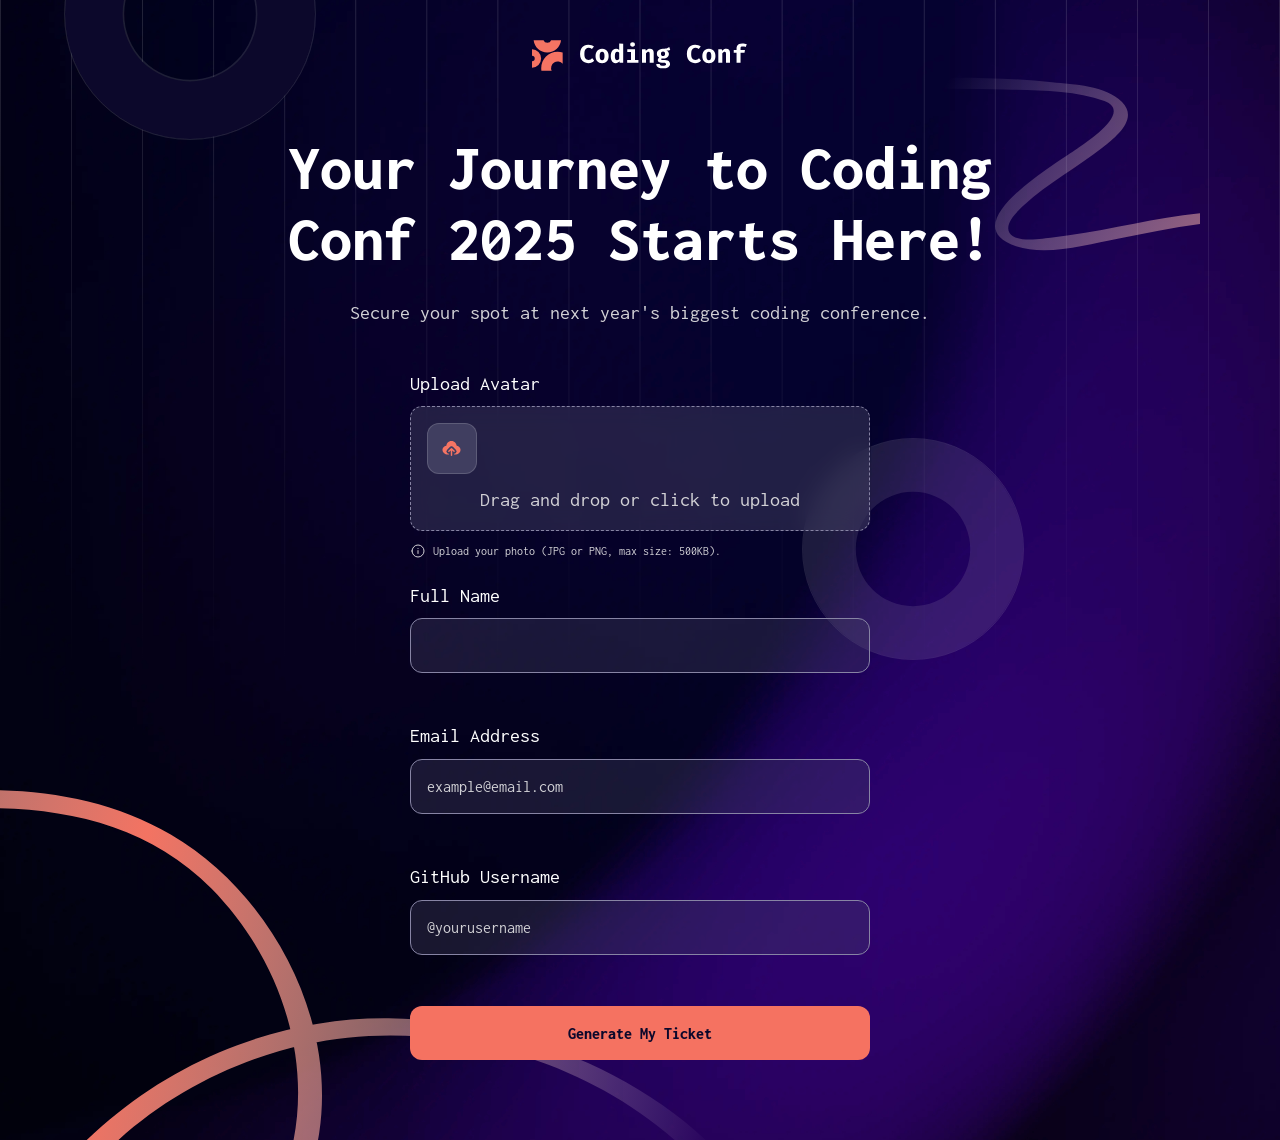
<file: index.html>
<!DOCTYPE html>
<html lang="pt-BR">
<head>
  <meta charset="UTF-8">
  <meta name="viewport" content="width=device-width, initial-scale=1.0"> <!-- vai garantir a exibição correta do site com base no dispositivo do usuário -->
  <link rel="icon" type="image/png" sizes="32x32" href="assets\images\favicon-32x32.png">
  <link rel="stylesheet" href="stylesheet.css">
  <title>Conference Ticket Generator</title>
</head>
<body>
<main class="page-shell">
  <!-- Form -->
  <img class="brand" src="assets\images\logo-full.svg" alt="Coding Conf Logo">
  <section class="intro" aria-labelledby="Coding Conf 2025"> <!-- titulo da página no navegador -->
  <div class="form-header">
    <h1 id="page-title">Your Journey to Coding Conf 2025 Starts Here!</h1>
    <p>Secure your spot at next year's biggest coding conference.</p>
  </div>
</section>

<!-- o form pede a foto -->
  <form class="ticket-form" id="ticketForm" action="./confirmation.html" method="get" novalidate>
    <div class="field">
      <label for="avatar">Upload Avatar</label>
      <label class="upload-box" id="uploadBox" for="avatar">
        <span class="avatar-preview" id="avatarPreview">
          <img src="./assets/images/icon-upload.svg" alt="" aria-hidden="true">
        </span>
        <span id="uploadText">Drag and drop or click to upload</span>
        </label>
        <input class="sr-only" type="file" id="avatar" accept="image/png, image/jpeg">
        <p class="hint" id="avatarHint">
          <img src="./assets/images/icon-info.svg" alt="" aria-hidden="true">
        Upload your photo (JPG or PNG, max size: 500KB).
      </p>
    </div>

    <!-- o form pede o nome completo -->
    <div class="field">
      <label for="full-name">Full Name</label>
      <input type="text" id="full-name" name="full-name" autocomplete="name" required>
      <p class="error" id="nameError"></p>
    </div>

    <!-- o form pede o email -->
    <div class="field">
      <label for="email">Email Address</label>
      <input type="email" id="email" name="email" placeholder="example@email.com" autocomplete="email" required>
      <p class="error" id="emailError"></p>
    </div>

    <!-- o form pede o username do github -->
    <div class="field">
      <label for="github">GitHub Username</label>
      <input type="text" id="github" name="github" placeholder="@yourusername" autocomplete="username" required>
      <p class="error" id="githubError"></p>
    </div>

    <button type="submit">Generate My Ticket</button>
  </form>

  <!-- Form ends -->

</main>
<script src="./app.js" defer></script>
</body>
</html>
</file>
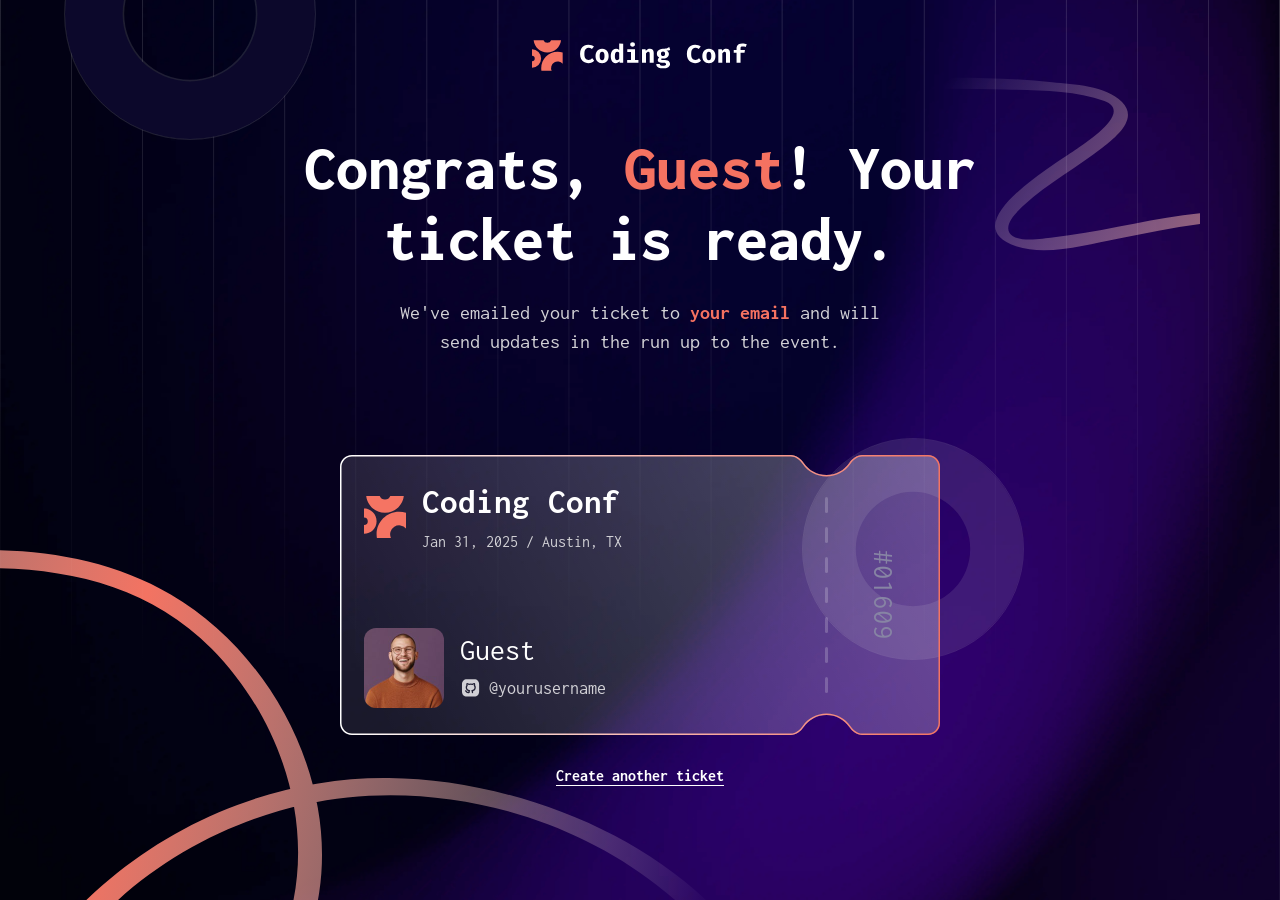
<file: confirmation.html>
<!DOCTYPE html>
<html lang="en">
<head>
  <meta charset="UTF-8">
  <meta name="viewport" content="width=device-width, initial-scale=1.0">
  <link rel="icon" type="image/png" sizes="32x32" href="./assets/images/favicon-32x32.png">
  <link rel="stylesheet" href="./stylesheet.css">
  <title>Your Coding Conf Ticket</title>
</head>
<body>
  <main class="page-shell confirmation-shell">
    <img class="brand" src="./assets/images/logo-full.svg" alt="Coding Conf">

    <section class="intro confirmation-intro" aria-labelledby="confirmation-title">
      <h1 id="confirmation-title">Congrats, <span id="guestName">Guest</span>! Your ticket is ready.</h1>
      <p>We've emailed your ticket to <strong id="guestEmail">your email</strong> and will send updates in the run up to the event.</p>
    </section>

    <section class="ticket" aria-label="Generated conference ticket">
      <div class="ticket-main">
        <div class="ticket-heading">
          <img src="./assets/images/logo-mark.svg" alt="" aria-hidden="true">
          <div>
            <h2>Coding Conf</h2>
            <p>Jan 31, 2025 / Austin, TX</p>
          </div>
        </div>

        <div class="ticket-guest">
          <img id="ticketAvatar" src="./assets/images/image-avatar.jpg" alt="">
          <div>
            <p id="ticketName">Guest</p>
            <span>
              <img src="./assets/images/icon-github.svg" alt="" aria-hidden="true">
              <span id="ticketGithub">@yourusername</span>
            </span>
          </div>
        </div>
      </div>
      <p class="ticket-number">#01609</p>
    </section>

    <a class="back-link" href="./index.html">Create another ticket</a>
  </main>

  <script src="./confirmation.js"></script>
</body>
</html>
</file>
<file: stylesheet.css>
/*espaço pra importação da fonte e peso geral*/
@font-face {
  font-family: "Inconsolata";
  src: url("./assets/fonts/Inconsolata-VariableFont_wdth,wght.ttf") format("truetype");
  font-weight: 400 800;
}

/* essa é uma versão mais limpa e organizada da paleta de cores.
    HSL é de Hue, Saturation, Lightness */

:root {
  --neutral-0: hsl(0, 0%, 100%);
  --neutral-300: hsl(252, 6%, 83%);
  --neutral-500: hsl(245, 15%, 58%);
  --neutral-700: hsl(245, 19%, 35%);
  --neutral-900: hsl(248, 70%, 10%);
  --orange-500: hsl(7, 88%, 67%);
  --orange-700: hsl(7, 71%, 60%);
}
* {
  box-sizing: border-box;
}

/* ==========================================================================
   ESTILOS GERAIS DO CORPO (BODY)
   ========================================================================== */
body {
  min-height: 100vh;
  margin: 0;
  color: var(--neutral-0);
  font-family: "Inconsolata", monospace;
  background:
    url("./assets/images/pattern-lines.svg") center top / 100% auto no-repeat,
    url("./assets/images/pattern-squiggly-line-top.svg") right 5rem top 4.5rem / min(30vw, 450px) auto no-repeat,
    url("./assets/images/pattern-squiggly-line-bottom-desktop.svg") left bottom / min(58vw, 825px) auto no-repeat,
    url("./assets/images/background-desktop.png") center / cover no-repeat;
}


/* circulos decorativos de fundo */
body::before,
body::after {
  position: fixed;
  z-index: -1;
  width: 250px;
  height: 250px;
  content: "";
  border: 1px solid hsla(252, 6%, 83%, 0.14);
  border-radius: 50%;
}

body::before {
  top: -7rem;
  left: 4rem;
  box-shadow: inset 0 0 0 3.6rem var(--neutral-900), inset 0 0 0 3.7rem hsla(252, 6%, 83%, 0.14);
}

body::after {
  right: 16rem;
  bottom: 15rem;
  width: 220px;
  height: 220px;
  box-shadow: inset 0 0 0 3.2rem transparent, inset 0 0 0 3.3rem hsla(252, 6%, 83%, 0.12);
}

button,
input {
  font: inherit;
}

.page-shell {
  width: min(100% - 2rem, 48rem);
  min-height: 100vh;
  margin: 0 auto;
  padding: 2.5rem 0 5rem;
  text-align: center;
}

.brand {
  width: 13.5rem;
  margin-bottom: 3.7rem;
}

.intro h1 {
  max-width: 55rem;
  margin: 0 auto;
  font-size: clamp(2.6rem, 5vw, 4rem);
  line-height: 1.1;
  font-weight: 800;
}

.intro p {
  margin: 1.5rem 0 2.8rem;
  color: var(--neutral-300);
  font-size: 1.25rem;
  line-height: 1.45;
}

.ticket-form {
  width: min(100%, 28.8rem);
  margin: 0 auto;
  text-align: left;
}

.field {
  margin-bottom: 1.45rem;
}

.field label {
  display: block;
  margin-bottom: 0.65rem;
  font-size: 1.25rem;
  line-height: 1.2;
}

.upload-box {
  display: grid;
  min-height: 7.8rem;
  place-items: center;
  padding: 1rem;
  color: var(--neutral-300);
  text-align: center;
  cursor: pointer;
  background-color: hsla(245, 19%, 35%, 0.42);
  border: 1px dashed var(--neutral-500);
  border-radius: 0.75rem;
  backdrop-filter: blur(12px);
}

.upload-box:hover,
.upload-box:focus-within,
.upload-box.is-dragging {
  background-color: hsla(245, 19%, 35%, 0.62);
}

.avatar-preview {
  display: grid;
  width: 3.15rem;
  height: 3.15rem;
  margin-bottom: 0.9rem;
  place-items: center;
  overflow: hidden;
  background-color: hsla(245, 19%, 35%, 0.78);
  border: 1px solid hsla(252, 6%, 83%, 0.2);
  border-radius: 0.75rem;
}

.avatar-preview img {
  width: 1.45rem;
  height: 1.45rem;
  object-fit: cover;
}

.avatar-preview.has-image img {
  width: 100%;
  height: 100%;
}

.hint,
.error {
  display: flex;
  min-height: 1.2rem;
  align-items: center;
  gap: 0.45rem;
  margin: 0.55rem 0 0;
  color: var(--neutral-300);
  font-size: 0.78rem;
}

.error {
  color: var(--orange-500);
}

input[type="text"],
input[type="email"] {
  width: 100%;
  height: 3.45rem;
  padding: 0 1rem;
  color: var(--neutral-0);
  background-color: hsla(245, 19%, 35%, 0.32);
  border: 1px solid var(--neutral-500);
  border-radius: 0.75rem;
  outline: none;
}

input::placeholder {
  color: var(--neutral-300);
}

input[type="text"]:hover,
input[type="email"]:hover {
  background-color: hsla(245, 19%, 35%, 0.52);
}

input[type="text"]:focus,
input[type="email"]:focus,
.upload-box:focus-within {
  outline: 2px solid var(--neutral-300);
  outline-offset: 3px;
}

.field.has-error input,
.field.has-error .upload-box {
  border-color: var(--orange-500);
}

button {
  width: 100%;
  min-height: 3.4rem;
  color: var(--neutral-900);
  font-weight: 800;
  cursor: pointer;
  background-color: var(--orange-500);
  border: 0;
  border-radius: 0.75rem;
}

button:hover,
button:focus-visible {
  background-color: var(--orange-700);
}

.confirmation-shell {
  width: min(100% - 2rem, 49rem);
}

.confirmation-intro h1 {
  max-width: 48rem;
}

.confirmation-intro h1 span,
.confirmation-intro strong {
  color: var(--orange-500);
}

.confirmation-intro p {
  width: min(100%, 33rem);
  margin-right: auto;
  margin-left: auto;
}

.ticket {
  display: grid;
  grid-template-columns: 1fr 7rem;
  width: min(100%, 37.5rem);
  min-height: 17.5rem;
  margin: 6.2rem auto 2rem;
  overflow: hidden;
  text-align: left;
  background-image: url("./assets/images/pattern-ticket.svg");
  background-repeat: no-repeat;
  background-size: 100% 100%;
}

.ticket-main {
  display: flex;
  min-width: 0;
  flex-direction: column;
  justify-content: space-between;
  padding: 1.8rem 1.5rem 1.7rem;
}

.ticket-heading,
.ticket-guest {
  display: flex;
  align-items: center;
  gap: 1rem;
  min-width: 0;
}

.ticket-heading img {
  width: 2.6rem;
}

.ticket-heading h2 {
  margin: 0;
  font-size: 2.2rem;
  line-height: 1;
}

.ticket-heading p {
  margin: 0.85rem 0 0;
  color: var(--neutral-300);
}

.ticket-guest > img {
  width: 5rem;
  height: 5rem;
  flex: 0 0 auto;
  object-fit: cover;
  border-radius: 0.75rem;
}

.ticket-guest p {
  margin: 0 0 0.5rem;
  font-size: 1.9rem;
  line-height: 1.1;
  overflow-wrap: anywhere;
}

.ticket-guest span {
  display: inline-flex;
  align-items: center;
  gap: 0.45rem;
  color: var(--neutral-300);
  font-size: 1.15rem;
  overflow-wrap: anywhere;
}

.ticket-number {
  display: grid;
  margin: 0;
  place-items: center;
  color: var(--neutral-500);
  font-size: 1.8rem;
  writing-mode: vertical-rl;
}

.back-link {
  color: var(--neutral-0);
  font-weight: 700;
  text-underline-offset: 0.25rem;
}

.sr-only {
  position: absolute;
  width: 1px;
  height: 1px;
  padding: 0;
  overflow: hidden;
  clip: rect(0, 0, 0, 0);
  white-space: nowrap;
  border: 0;
}

@media (max-width: 46rem) {
  body {
    background:
      url("./assets/images/pattern-lines.svg") center top / auto 100% no-repeat,
      url("./assets/images/pattern-squiggly-line-top.svg") right -2.2rem top 1.5rem / 7rem auto no-repeat,
      url("./assets/images/pattern-squiggly-line-bottom-mobile-tablet.svg") left bottom / 19rem auto no-repeat,
      url("./assets/images/background-mobile.png") center / cover no-repeat;
  }

  body::before,
  body::after {
    display: none;
  }

  .page-shell {
    width: min(100% - 2rem, 27rem);
    padding-top: 2rem;
  }

  .brand {
    width: 10.5rem;
    margin-bottom: 2.6rem;
  }

  .intro h1 {
    font-size: 1.9rem;
  }

  .intro p {
    margin-top: 1.1rem;
    font-size: 1.2rem;
  }

  .ticket {
    grid-template-columns: 1fr 4.4rem;
    min-height: 10rem;
    margin-top: 4rem;
  }

  .ticket-main {
    padding: 1rem;
  }

  .ticket-heading img {
    width: 1.9rem;
  }

  .ticket-heading h2 {
    font-size: 1.45rem;
  }

  .ticket-heading p {
    margin-top: 0.45rem;
    font-size: 0.85rem;
  }

  .ticket-guest {
    gap: 0.75rem;
  }

  .ticket-guest > img {
    width: 3.1rem;
    height: 3.1rem;
    border-radius: 0.5rem;
  }

  .ticket-guest p {
    margin-bottom: 0.2rem;
    font-size: 1.2rem;
  }

  .ticket-guest span {
    font-size: 0.85rem;
  }

  .ticket-number {
    font-size: 1.25rem;
  }
}
</file>
